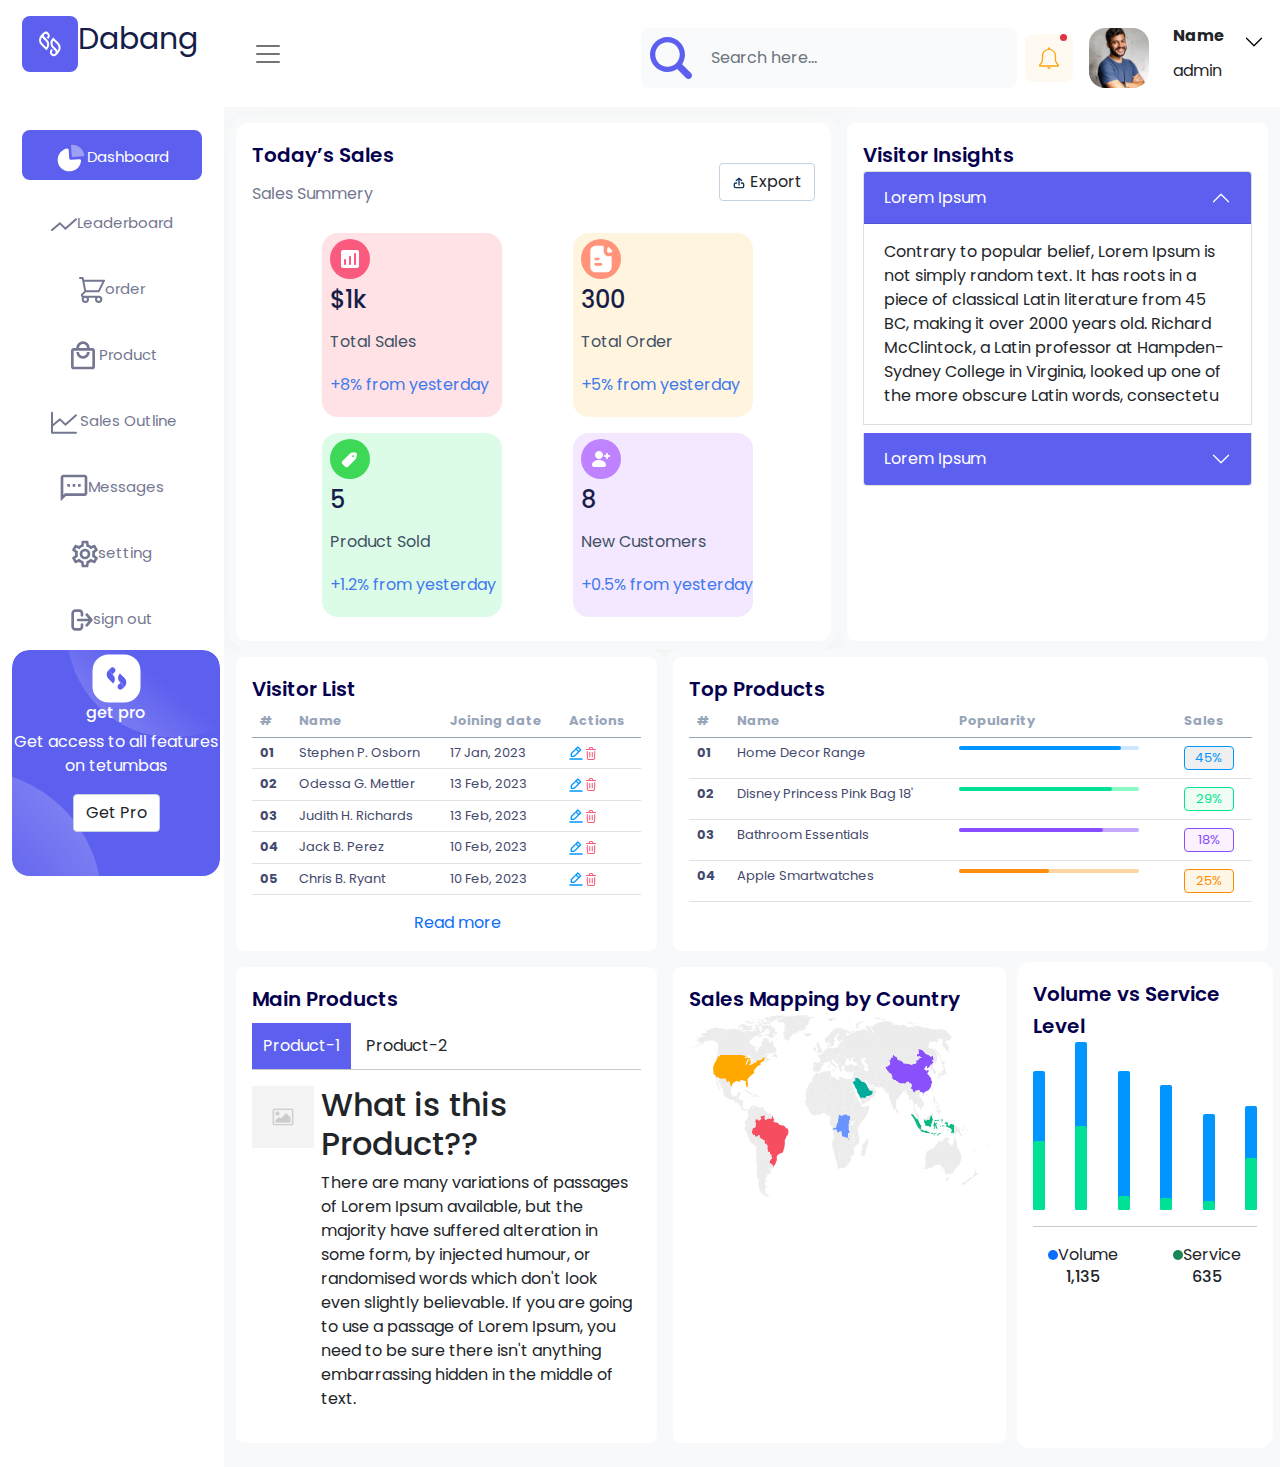
<file: index.html>
<!DOCTYPE html>
<html lang="en">

<head>
    <meta charset="UTF-8">
    <meta name="viewport" content="width=device-width, initial-scale=1.0">
    <title>Document</title>
    <link rel="stylesheet" href="Asest/css/bootstrap.min.css">
    <link rel="stylesheet" href="Asest/css/style.css">
    <link rel="preconnect" href="https://fonts.googleapis.com">
    <link rel="preconnect" href="https://fonts.gstatic.com" crossorigin>
    <link
        href="https://fonts.googleapis.com/css2?family=Baloo+Bhai+2:wght@600&family=Poppins:ital,wght@0,100;0,200;0,300;0,400;0,500;0,600;0,700;0,800;0,900;1,100;1,200;1,300;1,400;1,500;1,600;1,700;1,800;1,900&display=swap"
        rel="stylesheet">
</head>

<body class="sidebar" id="body">
    <div class="wrapper d-flex">
        <ul class="navbar-nav bg-white sidebar flex-column  justify-content-sm-start align-items-center" id="sidebar">
            <li class="nav-item mb-md-3 mt-md-3" id="logo">
                <span class="navbar-brand"> <img src="Asest/image/dummy.svg" alt="" class="img-fluid"><span
                        class="log-name">Dabang</span></span>
            </li>
            <li class="nav-item mt-3 mt-md-5 mb-3 ms-lg-0 mb-lg-0 cl"><a href="#" class="text-white" active><img src="Asest/image/Graph 1.svg"
                        class="img-fluid text-white" alt="">Dashboard</a></li>
            <li class="nav-item mt-3 mb-3 ms-lg-0 mb-lg-0"><a href="#"><img src="Asest/image/lederboard.svg"
                        class="img-fluid" alt="">Leaderboard</a></li>
            <li class="nav-item mt-3 mb-3 ms-lg-0 mb-lg-0"><a href="#"><img src="Asest/image/Icon/Outline/Icon.svg"
                        class="img-fluid" alt="">order</a></li>
            <li class="nav-item mt-3 mb-3 ms-lg-0 mb-lg-0"><a href="#"><img src="Asest/image/mdi_shopping-outline.svg"
                        class="img-fluid" alt="">Product</a></li>
            <li class="nav-item mt-3 mb-3 ms-lg-0 mb-lg-0"><a href="#"><img src="Asest/image/Chart_Line.svg"
                        class="img-fluid" alt="">Sales Outline</a></li>
            <li class="nav-item mt-3 mb-3 ms-lg-0 mb-lg-0"><a href="#"><img src="Asest/image/msg.svg" class="img-fluid"
                        alt="">Messages</a></li>
            <li class="nav-item mt-3 mb-3 ms-lg-0 mb-lg-0"><a href="#"><img src="Asest/image/setting.svg"
                        class="img-fluid" alt="">setting</a></li>
            <li class="nav-item mt-3 mb-3 ms-lg-0 mb-lg-0"><a href="#"><img src="Asest/image/signout.svg"
                        class="img-fluid" alt="">sign out</a></li>
            <section class="position-relative mt-auto mb-4 ps-2 pe-2">
                <img src="Asest/image/Background.svg" class="img-fluid ms-1 me-1" alt="">
                <section class="position-absolute text-center top-0 p-1">
                    <img src="Asest/image/Logo.svg" alt="">
                    <h6 class="text-white fs-sm-6 " id="adver-title">get pro</h6>
                    <p class="text-white text-center " id="adver">Get access to all features on tetumbas</p>
                    <button class="btn btn-white text-darks bg-white">Get Pro</button>
                </section>
            </section>
        </ul>
        <div id="content" class=" w-100">
            <div class="navbar navbar-light ms-2 ps-2" id="topbar">
                <button class="navbar-toggler  border border-white" type="button" data-bs-toggle="collapse"
                    data-bs-target="#navbarSupportedContent" aria-controls="navbarSupportedContent"
                    aria-expanded="false" aria-label="Toggle navigation" onclick="expand()">
                    <span class="navbar-toggler-icon bg-white"></span>
                </button>
                <section class="d-flex flex-wrap me-2 ms-2 mt-2 align-items-center">
                    <ul class="navbar-nav flex-row flex-wrap">
                        <li class="nav-items search-bar d-flex"> <img src="Asest/image/magnifier.svg" class="img-fluid "
                                alt="">
                            <input type="search" class="form-control border-0 bg-transparent"
                                placeholder="Search here...">
                        </li>
                        <li class="nav-items ms-2 me-2 position-relative d-inline-flex p-0 ">
                            <img src="Asest/image/Notifications.svg" class="img-fluid" alt="">
                            <div class="dot position-absolute bg-danger"></div>
                        </li>
                        <li class="nav-items ms-2 me-2">
                            <img src="Asest/image/Rectangle 1393.svg" class="img-fluid" alt="">
                        </li>
                    </ul>
                    <div class="dropdown ms-3 ms-3 me-md-3 mt-2">
                        <a class="dropdown-toggle d-flex fw-bold text-dark" href="#" id="navbarDropdown" role="button"
                            data-bs-toggle="dropdown" aria-expanded="false">
                            Name
                        </a>
                        <p>admin</p>
                        <ul class="dropdown-menu" aria-labelledby="dropdownMenuButton1" style="left: auto; right: 0px"
                            id="opned">
                            <li><a class="dropdown-item" href="#">Profile</a></li>
                            <li><a class="dropdown-item" href="#">My Account</a></li>
                            <li><a class="dropdown-item" href="#">Log Out</a></li>
                        </ul>
                    </div>
                </section>
            </div>

            <div class="container-fluid p-3 pt-2 " id="main-content">
                <div class="row ">
                    <div class="col-lg-7 p-3 border border-5" id="todays_sale">
                        <div class="d-flex justify-content-between align-items-center">
                            <section class="d-inline-flex flex-column">
                                <span class="card-title">Today’s Sales</span>
                                <p class="desci">Sales Summery</p>
                            </section>
                            <section class="d-inline-flex flex-column">
                                <button class="btn "><img src="Asest/image/Group 923.svg" class="img-fluid" alt="">
                                    Export</button>
                            </section>
                        </div>
                        <div class="d-flex flex-wrap justify-content-evenly ps-2">
                            <div class="today_sale_card m-2 ps-2" id="today-sale-card1">
                                <img src="Asest/image/Icon.svg" class="img-fluid" alt="" height="40" width="40">
                                <h2 class="today_sale_card_price  ">$1k</h2>
                                <p class="today_sale_card_details ">Total Sales</p>
                                <p class="card_yesterday">+8% from yesterday</p>
                            </div>
                            <div class="today_sale_card m-2 ps-2" id="today-sale-card2">
                                <img src="Asest/image/Order Icon.svg " class="img-fluid p-1" alt="" height="40"
                                    width="40">
                                <h2 class="today_sale_card_price  ">300</h2>
                                <p class="today_sale_card_details ">Total Order</p>
                                <p class="card_yesterday">+5% from yesterday</p>
                            </div>
                            <div class="today_sale_card m-2 ps-2" id="today-sale-card3">
                                <img src="Asest/image/Icon1.svg" class="img-fluid" alt="" height="40" width="40">
                                <h2 class="today_sale_card_price  ">5</h2>
                                <p class="today_sale_card_details ">Product Sold</p>
                                <p class="card_yesterday">+1.2% from yesterday</p>
                            </div>
                            <div class="today_sale_card m-2 ps-2" id="today-sale-card4">
                                <img src="Asest/image/Icon2.svg" class="img-fluid" alt="" height="40" width="40">
                                <h2 class="today_sale_card_price  ">8</h2>
                                <p class="today_sale_card_details ">New Customers</p>
                                <p class="card_yesterday">+0.5% from yesterday</p>
                            </div>
                        </div>
                    </div>
                    <div class="col-lg-5 p-3 border border-5" id="visitor">
                        <span class="card-title">Visitor Insights</span>
                        <div class="accordion" id="accordionExample">
                            <div class="accordion-item">
                                <h2 class="accordion-header" id="headingOne">
                                    <button class="accordion-button text-white" type="button" data-bs-toggle="collapse"
                                        data-bs-target="#collapseOne" aria-expanded="true" aria-controls="collapseOne">
                                        Lorem Ipsum
                                    </button>
                                </h2>
                                <div id="collapseOne" class="accordion-collapse collapse show"
                                    aria-labelledby="headingOne" data-bs-parent="#accordionExample">
                                    <div class="accordion-body">
                                        Contrary to popular belief, Lorem Ipsum is not simply random text. It has
                                        roots in
                                        a piece of classical Latin literature from 45 BC, making it over 2000 years
                                        old.
                                        Richard McClintock, a Latin professor at Hampden-Sydney College in Virginia,
                                        looked up one of the more obscure Latin words, consectetu
                                    </div>
                                </div>
                            </div>
                            <div class="accordion-item mt-2">
                                <h2 class="accordion-header" id="headingTwo">
                                    <button class="accordion-button collapsed text-white" type="button"
                                        data-bs-toggle="collapse" data-bs-target="#collapseTwo" aria-expanded="false"
                                        aria-controls="collapseTwo">
                                        Lorem Ipsum
                                    </button>
                                </h2>
                                <div id="collapseTwo" class="accordion-collapse collapse" aria-labelledby="headingTwo"
                                    data-bs-parent="#accordionExample">
                                    <div class="accordion-body">
                                        Contrary to popular belief, Lorem Ipsum is not simply random text. It has
                                        roots in
                                        a piece of classical Latin literature from 45 BC, making it over 2000 years
                                        old.
                                        Richard McClintock, a Latin professor at Hampden-Sydney College in Virginia,
                                        looked up one of the more obscure Latin words, consectetu
                                    </div>
                                </div>
                            </div>
                        </div>
                    </div>
                    <div class="col-lg-5 p-3 border border-5" id="visitor-list">
                        <span class="card-title">Visitor List</span>
                        <div class="table-responsive">
                            <table class="table">
                                <thead>
                                    <tr>
                                        <th scope="col">#</th>
                                        <th scope="col">Name</th>
                                        <th scope="col">Joining date</th>
                                        <th scope="col">Actions</th>
                                    </tr>
                                </thead>
                                <tbody>
                                    <tr>
                                        <th scope="row">01</th>
                                        <td>Stephen P. Osborn</td>
                                        <td>17 Jan, 2023</td>
                                        <td><img src="Asest/image/Vector.svg" alt="" class="img-fluid"> <img
                                                src="Asest/image/Vector (1).svg" class="img-fluid" alt=""></td>
                                    </tr>
                                    <tr>
                                        <th scope="row">02</th>
                                        <td>Odessa G. Mettler</td>
                                        <td>13 Feb, 2023</td>
                                        <td><img src="Asest/image/Vector.svg" alt="" class="img-fluid"> <img
                                                src="Asest/image/Vector (1).svg" class="img-fluid" alt=""></td>
                                    </tr>
                                    <tr>
                                        <th scope="row">03</th>
                                        <td>Judith H. Richards</td>
                                        <td>13 Feb, 2023</td>
                                        <td><img src="Asest/image/Vector.svg" alt="" class="img-fluid"> <img
                                                src="Asest/image/Vector (1).svg" class="img-fluid" alt=""></td>
                                    </tr>
                                    <tr>
                                        <th scope="row">04</th>
                                        <td>Jack B. Perez</td>
                                        <td>10 Feb, 2023</td>
                                        <td><img src="Asest/image/Vector.svg" alt="" class="img-fluid"> <img
                                                src="Asest/image/Vector (1).svg" class="img-fluid" alt=""></td>
                                    </tr>
                                    <tr>
                                        <th scope="row">05</th>
                                        <td>Chris B. Ryant</td>
                                        <td>10 Feb, 2023</td>
                                        <td><img src="Asest/image/Vector.svg" alt="" class="img-fluid"> <img
                                                src="Asest/image/Vector (1).svg" class="img-fluid" alt=""></td>
                                    </tr>
                                </tbody>
                            </table>
                        </div>
                        <a href="#" class="offset-5 col-1">Read more</a>
                    </div>
                    <div class="col-lg-7 p-3 border border-5" id="top-product">
                        <span class="card-title">Top Products</span>
                        <div class="table-responsive">
                            <table class="table">
                                <thead>
                                    <tr>
                                        <th>#</th>
                                        <th>Name</th>
                                        <th>Popularity</th>
                                        <th>Sales</th>
                                    </tr>
                                </thead>
                                <tbody>
                                    <tr>
                                        <th>01</th>
                                        <td>Home Decor Range</td>
                                        <td>
                                            <div id="measur1">
                                                <div id="show-measur1"></div>
                                            </div>
                                        </td>
                                        <td><button id="btn1">45%</button></td>
                                    </tr>
                                    <tr>
                                        <th>02</th>
                                        <td>Disney Princess Pink Bag 18'</td>
                                        <td>
                                            <div id="measur2">
                                                <div id="show-measur2"></div>
                                            </div>
                                        </td>
                                        <td><button id="btn2">29%</button></td>
                                    </tr>
                                    <tr>
                                        <th>03</th>
                                        <td>Bathroom Essentials</td>
                                        <td>
                                            <div id="measur3">
                                                <div id="show-measur3"></div>
                                            </div>
                                        </td>
                                        <td><button id="btn3">18%</button></td>
                                    </tr>
                                    <tr>
                                        <th>04</th>
                                        <td>Apple Smartwatches</td>
                                        <td>
                                            <div id="measur4">
                                                <div id="show-measur4"></div>
                                            </div>
                                        </td>
                                        <td><button id="btn4">25%</button></td>
                                    </tr>
                                </tbody>
                            </table>
                        </div>
                    </div>
                    <div class="col-lg-5 p-3 border border-5" id="main-product">
                        <span class="card-title d-block ">Main Products</span>
                        <button class="btn main-product-btn" id="main-product-btn1"
                            onclick="tabs('product1','product2')">Product-1</button>
                        <button class="btn main-product-btn" id="main-product-btn2"
                            onclick="tabs('product2','product1')">Product-2</button>
                        <hr class="mt-0 mb-3">
                        <div class="row" id="product1">
                            <div class="col-2">
                                <img src="Asest/image/dummy-image-square 1.svg" alt="">
                            </div>
                            <div class="col-10">
                                <h2>What is this Product??</h2>
                                <p>There are many variations of passages of Lorem Ipsum available,
                                    but the majority have suffered alteration in some form, by injected humour,
                                    or randomised words which don't look even slightly believable. If you are going
                                    to
                                    use a passage of Lorem Ipsum, you need to be sure there isn't anything
                                    embarrassing
                                    hidden in the middle of text.</p>
                            </div>
                        </div>
                        <div class="row" id="product2">
                            <div class="col-2">
                                <img src="Asest/image/dummy-image-square 1.svg" alt="">
                            </div>
                            <div class="col-10">
                                <h2>What is this Product2??</h2>
                                <p>There are many variations of passages of Lorem Ipsum available,
                                    but the majority have suffered alteration in some form, by injected humour,
                                    or randomised words which don't look even slightly believable. If you are going
                                    to
                                    use a passage of Lorem Ipsum, you need to be sure there isn't anything
                                    embarrassing
                                    hidden in the middle of text.</p>
                            </div>
                        </div>
                    </div>

                    <div class="col-lg-4 p-3 border border-5" id="sales-contry">

                        <span class="card-title">Sales Mapping by Country</span>
                        <img src="Asest/image/world 1.svg" class="img-fluid" alt="">
                    </div>
                    <div class="col-lg-3 p-3 border border-3" id="volume">
                        <span class="card-title">Volume vs Service Level</span>
                        <div class="d-flex justify-content-between  flex-nowrap align-items-end">
                            <div class="volum-meter" id="volum-meter1">
                                <div class="service-meter" id="service-meter1"></div>
                            </div>
                            <div class="volum-meter" id="volum-meter2">
                                <div class="service-meter" id="service-meter2"></div>
                            </div>
                            <div class="volum-meter" id="volum-meter3">
                                <div class="service-meter" id="service-meter3"></div>
                            </div>
                            <div class="volum-meter" id="volum-meter4">
                                <div class="service-meter" id="service-meter4"></div>
                            </div>
                            <div class="volum-meter" id="volum-meter5">
                                <div class="service-meter" id="service-meter5"></div>
                            </div>
                            <div class="volum-meter" id="volum-meter6">
                                <div class="service-meter" id="service-meter6"></div>
                            </div>
                        </div>
                        <hr>
                        <div class="row">
                            <div class="col-6 d-flex flex-column align-items-center ">
                                <section class="d-flex justify-content-evenly align-items-center">
                                    <div class="bg-primary rounded-circle" style="height: 10px; width: 10px;"></div>
                                    Volume
                                </section>
                                <h6>1,135</h6>
                            </div>

                            <div class="col-6 d-flex flex-column align-items-center">
                                <section class="d-flex justify-content-evenly align-items-center">
                                    <div class="bg-success rounded-circle" style="height: 10px; width: 10px;"></div>
                                    Service
                                </section>
                                <h6>635</h6>
                            </div>
                        </div>
                    </div>
                </div>

            </div>
            <script src="Asest/js/bootstrap.min.js"></script>
            <script src="Asest/js/index.js"></script>
</body>

</html>
</file>
<file: Asest/css/style.css>
* {
    margin: 0px;
    padding: 0px;
    font-family: "Poppins", sans-serif;
}

#body {
    width: 100% !important;
}

.sidebar {
    min-width: 6.5rem !important;
}

#sidebar {
    height: 100vh;
    position: fixed;
    top: 0;
    z-index: 2;
}

.sidebar-toggled {
    width: 0rem !important;
    overflow-x: hidden;
}

.wrapper {
    width: 100% !important;
    overflow-x: hidden;
    height: fit-content;
}

.sidebar-toggled .nav-item a {
    display: flex;
    width: 100%;
    flex-direction: column;
    justify-content: center;
    align-items: center;
    font-size: 10px;
}

.nav-item {
    display: flex;
    justify-content: center;
    align-items: center;
    width: 80%;
    height: 50px;
    border-radius: 8px;
    padding-top: 5px;

}

.sidebar-toggled .nav-item .navbar-brand .log-name {
    display: none;
}

.navbar-brand img {
    height: 56px;
    width: 56px;
    padding: 15px;
    border-radius: 8px;
    background-color: #5D5FEF;
}

.sidebar-toggled .wrapper #content {
    margin-left: 0rem !important;
}

.sidebar .wrapper #content {
    margin-left: 6.5rem !important;
}

@media screen and (max-width:767px) {
    .sidebar .nav-item a {
        display: flex;
        width: 100%;
        flex-direction: column;
        justify-content: center;
        align-items: center;
        font-size: 10px;
    }

    .sidebar .nav-item .navbar-brand .log-name {
        display: none;
    }

    .sidebar .nav-item a,
    .sidebar-toggled .nav-item .navbar-brand .log-name {
        display: flex;
        width: 100%;
        height: fit-content;
        flex-direction: column;
        justify-content: center;
        align-items: center;
        font-size: 10px;
    }

    .sidebar .nav-item .navbar-brand .log-name {
        display: none;
    }

    .nav-item {
        display: flex;
        justify-content: center;
        align-items: center;
        width: 100%;
        height: max-content;
        border-radius: 0px;
        padding-top: 0px;

    }

    .navbar-brand img {
        height: 56px;
        width: 56px;
        border-radius: 2px;
        background-color: #5D5FEF;
    }

    .navbar-brand {
        margin: 0px;
    }

    .sidebar-toggled section {
        display: none;
    }

    .sidebar section {
        display: none;
    }
}

@media screen and (min-width:768px) {
    .sidebar {
        width: 14rem !important;

    }

    .sidebar-toggled {
        width: 6.5rem !important;
    }

    .sidebar .wrapper #content {
        margin-left: 14rem !important;
    }

    .sidebar-toggled .wrapper #content {
        margin-left: 6.5rem !important;
    }

    .sidebar-toggled .nav-item a,
    .sidebar-toggled .nav-item .navbar-brand .log-name {
        display: flex;
        width: 100%;
        height: fit-content;
        flex-direction: column;
        justify-content: center;
        align-items: center;
        font-size: 10px;
    }

    .sidebar-toggled .nav-item .navbar-brand .log-name {
        display: none;
    }
}

.sidebar-toggled section {
    display: none;
}

.nav-item a {
    text-decoration: none;
    color: #737791;
    font-size: 15px;

}

.nav-item a:hover,
.cl {
    color: white;
}

#opned li a:hover {
    background-color: #5D5FEF;
    color: white;
}
a:active{
    color: white;
}
.img-container {
    height: 30px;
    width: 30px;
    background-color: #5D5FEF;
}

.search-bar {
    background-color: #F9FAFB;
    border-radius: 8px;
    padding: 2px;
}.accordion-button::after,.accordion-button:not(.collapsed)::after{
    background-image: url("data:image/svg+xml,%3csvg xmlns='http://www.w3.org/2000/svg' viewBox='0 0 16 16' fill='%23fff'%3e%3cpath fill-rule='evenodd' d='M1.646 4.646a.5.5 0 0 1 .708 0L8 10.293l5.646-5.647a.5.5 0 0 1 .708.708l-6 6a.5.5 0 0 1-.708 0l-6-6a.5.5 0 0 1 0-.708z'/%3e%3c/svg%3e");
}
.dropdown-toggle::after{
    content: url("data:image/svg+xml,<svg xmlns='http://www.w3.org/2000/svg' viewBox='0 0 16 16' fill='%white'><path fill-rule='evenodd' d='M1.646 4.646a.5.5 0 0 1 .708 0L8 10.293l5.646-5.647a.5.5 0 0 1 .708.708l-6 6a.5.5 0 0 1-.708 0l-6-6a.5.5 0 0 1 0-.708z'/></svg>");
    background-repeat: no-repeat;
    width: 20px;
    border: 0!important;
    margin-left: 20px;
    margin-top: 8px;
}
.dot {
    height: 7px;
    width: 7px;
    border-radius: 50%;
    top: 6px;
    right: 6px;
}


.nav-item:hover,
.cl {
    background-color: #5D5FEF;
}


.img-container {
    height: 56px;
    width: 56px;
    background: #5D5FEF;
    border-radius: 8px;
}

.log-name {
    font-size: 30px;
    color: #151D48;
}

#topbar {
    background: #FFFFFF;
    min-width: 100%;
    max-width: 100%;
    box-sizing: border-box;

}

#content {
    padding-left: 0px !important;
}

#main-content {
    /* height: 100vh; */
    background-color:
        rgba(248, 249, 250, 1);
}

ul {
    list-style: none;
}

/* li:hover,li:focus,a:hover,.cl{
    background-color: #5D5FEF;
    border-radius: 8px;
    color: white;
    font-weight: 600;
} */
.accordion-button,
.accordion-button:not(.collapsed) {
    background-color: #5D5FEF;
}

a:link {
    text-decoration: none;
}

button:hover {
    background-color: #5D5FEF !important;
    color: white !important;
}

#main-product-btn1 {
    background-color: #5D5FEF;
    color: white;
}

#todays_sale {
    background: rgba(255, 255, 255, 1);
    border: 1px solid #F8F9FA;
    box-shadow: 0px 4px 20px 0px #EEEEEE80;
    height: fit-content;
    box-sizing: border-box;
    border-radius: 20px;
}

.card-title {
    font-size: 20px;
    font-weight: 600;
    line-height: 32px;
    letter-spacing: 0px;
    text-align: left;
    color: rgba(5, 0, 78, 1);

}

.btn {
    width: fit-content;
    height: fit-content;
    border: 1px solid rgba(195, 211, 226, 1)
}

.desci {
    font-size: 16px;
    font-weight: 400;
    line-height: 30px;
    letter-spacing: 0px;
    text-align: left;
    color: rgba(115, 119, 145, 1);

}

#logo:hover {
    background-color: transparent;
}

#product2 {
    display: none;
}

.today_sale_card {
    width: 180px;
    height: 184px;
    border-radius: 16px;
    background: rgba(255, 226, 229, 1);
    display: flex;
    justify-content: space-evenly;
    flex-direction: column;
    flex-wrap: wrap;
}
.border-5{
    border-width: 0.5rem!important;
}
.today_sale_card_price {
    font-size: 24px;
    line-height: 32px;
    color: rgba(21, 29, 72, 1);

}

.today_sale_card_details {
    font-size: 16px;
    line-height: 24px;
    color: rgba(66, 81, 102, 1);

}

.card_yesterday {
    font-size: 16px;
    line-height: 20px;
    color: rgba(64, 121, 237, 1);

}

#today-sale-card2 img {
    background-color: rgba(255, 148, 122, 1);
    border-radius: 50%;
}

#today-sale-card2 {
    background-color: rgba(255, 244, 222, 1);
}

#today-sale-card3 {
    background-color: rgba(220, 252, 231, 1);
}

#today-sale-card4 {
    background-color: rgba(243, 232, 255, 1);

}

#visitor,
#visitor-list,
#top-product,
#main-product,
#sales-contry,
#volume {
    background: rgba(255, 255, 255, 1);
    border: 1px solid rgba(248, 249, 250, 1);
    border-radius: 16px;
}
thead {
    font-family: Open Sans;
    font-size: 13px;
    font-weight: 400;
    line-height: 16px;
    letter-spacing: 0px;
    text-align: start;
    color: #96A5B8;
}

tbody {
    font-family: Poppins;
    font-size: 13px;
    font-weight: 400;
    line-height: 14px;
    letter-spacing: 0px;
    text-align: start;
    color: #444A6D;

}

td button {
    width: 50px;
    height: 24px;
    font-size: 13px;
    line-height: 16px;
    text-align: center;
    border: 1px solid;
    border-radius: 4px;
}

#btn2 {
    color: rgba(0, 229, 143, 1);
    border-color: rgba(0, 229, 143, 1);

    background: rgba(240, 253, 244, 1);
}

#btn1 {
    color: rgba(0, 149, 255, 1);
    border-color: rgba(0, 149, 255, 1);
    background-color: lue/50 rgba(240, 249, 255, 1);
}

#btn3 {
    color:
        rgba(136, 77, 255, 1);
    border-color: rgba(136, 77, 255, 1);
    background-color: rgba(251, 241, 255, 1);
}

#btn4 {
    color:
        rgba(255, 137, 0, 1);
    border-color:
        rgba(255, 137, 0, 1);
    background-color:
        rgba(254, 246, 230, 1);
}

#measur1,
#measur2,
#measur3,
#measur4 {
    width: 180px;
    height: 4px;
    border-radius: 8px;
}

#measur1 {
    background: rgba(205, 231, 255, 1);

}

#measur2 {
    background: rgba(140, 250, 199, 1);

}

#measur3 {
    background: rgba(197, 168, 255, 1);

}

#measur4 {
    background: rgba(255, 213, 164, 1);

}

#show-measur1 {
    width: 90%;
    height: 100%;
    background: rgba(0, 149, 255, 1);
    border-radius: 8px;
}

#show-measur2 {
    width: 85%;
    height: 100%;
    background: rgba(0, 224, 150, 1);
    border-radius: 8px;
}

#show-measur3 {
    width: 80%;
    height: 100%;
    background: rgba(136, 77, 255, 1);
    border-radius: 8px;
}

#show-measur4 {
    width: 50%;
    height: 100%;
    background: rgba(255, 143, 13, 1);
    border-radius: 8px;
    border: 0px;
}

.main-product-btn {
    border-color: transparent;
    background-color: transparent;
    border-radius: 0px;
    margin: 0;
    padding: 10px;

}

.main-product-btn:active {
    background-color:
        rgba(93, 95, 239, 1);
}

.volum-meter {
    width: 12px;
    background: rgba(0, 149, 255, 1);
    border-radius: 2px;
    display: flex;
    flex-direction: column;
    justify-content: end;
}

#volum-meter1 {
    height: 138.86px;
}

#volum-meter2 {
    height: 168px;
}

#volum-meter3 {
    height: 138.86px;
}

#volum-meter4 {
    height: 125px;
}

#volum-meter5 {
    height: 96px;
}

#volum-meter6 {
    height: 104.57px;
}

.service-meter {
    width: 100%;
    border-radius: 2px;
    background: rgba(0, 224, 150, 1);
}

#service-meter1 {
    height: 50%;
}

#service-meter2 {
    height: 50%;
}

#service-meter3 {
    height: 10%;
}

#service-meter4 {
    height: 10%;
}

#service-meter5 {
    height: 10%;
}

#service-meter6 {
    height: 50%;
}

#volume,
#sales-contry,
#main-product,
#top-product,
#visitor-list,
#visitor,
#todays_sale {
    border-color: rgba(248, 249, 250, 1) !important;
}

@media screen and (max-width:1270px) {

    #adver {
        font-size: smaller;
    }
}

@media screen and (min-width:1450px) {
    .card-title {
        font-size: 22px;
    }

    .desci {
        font-size: 18px;
    }

    thead,
    tbody,
    td button {
        font-size: 18px;
    }
}

@media screen and (max-width:491px) {
    #opned {
        left: 1px !important;
        right: 0px !important;
    }
}
</file>
